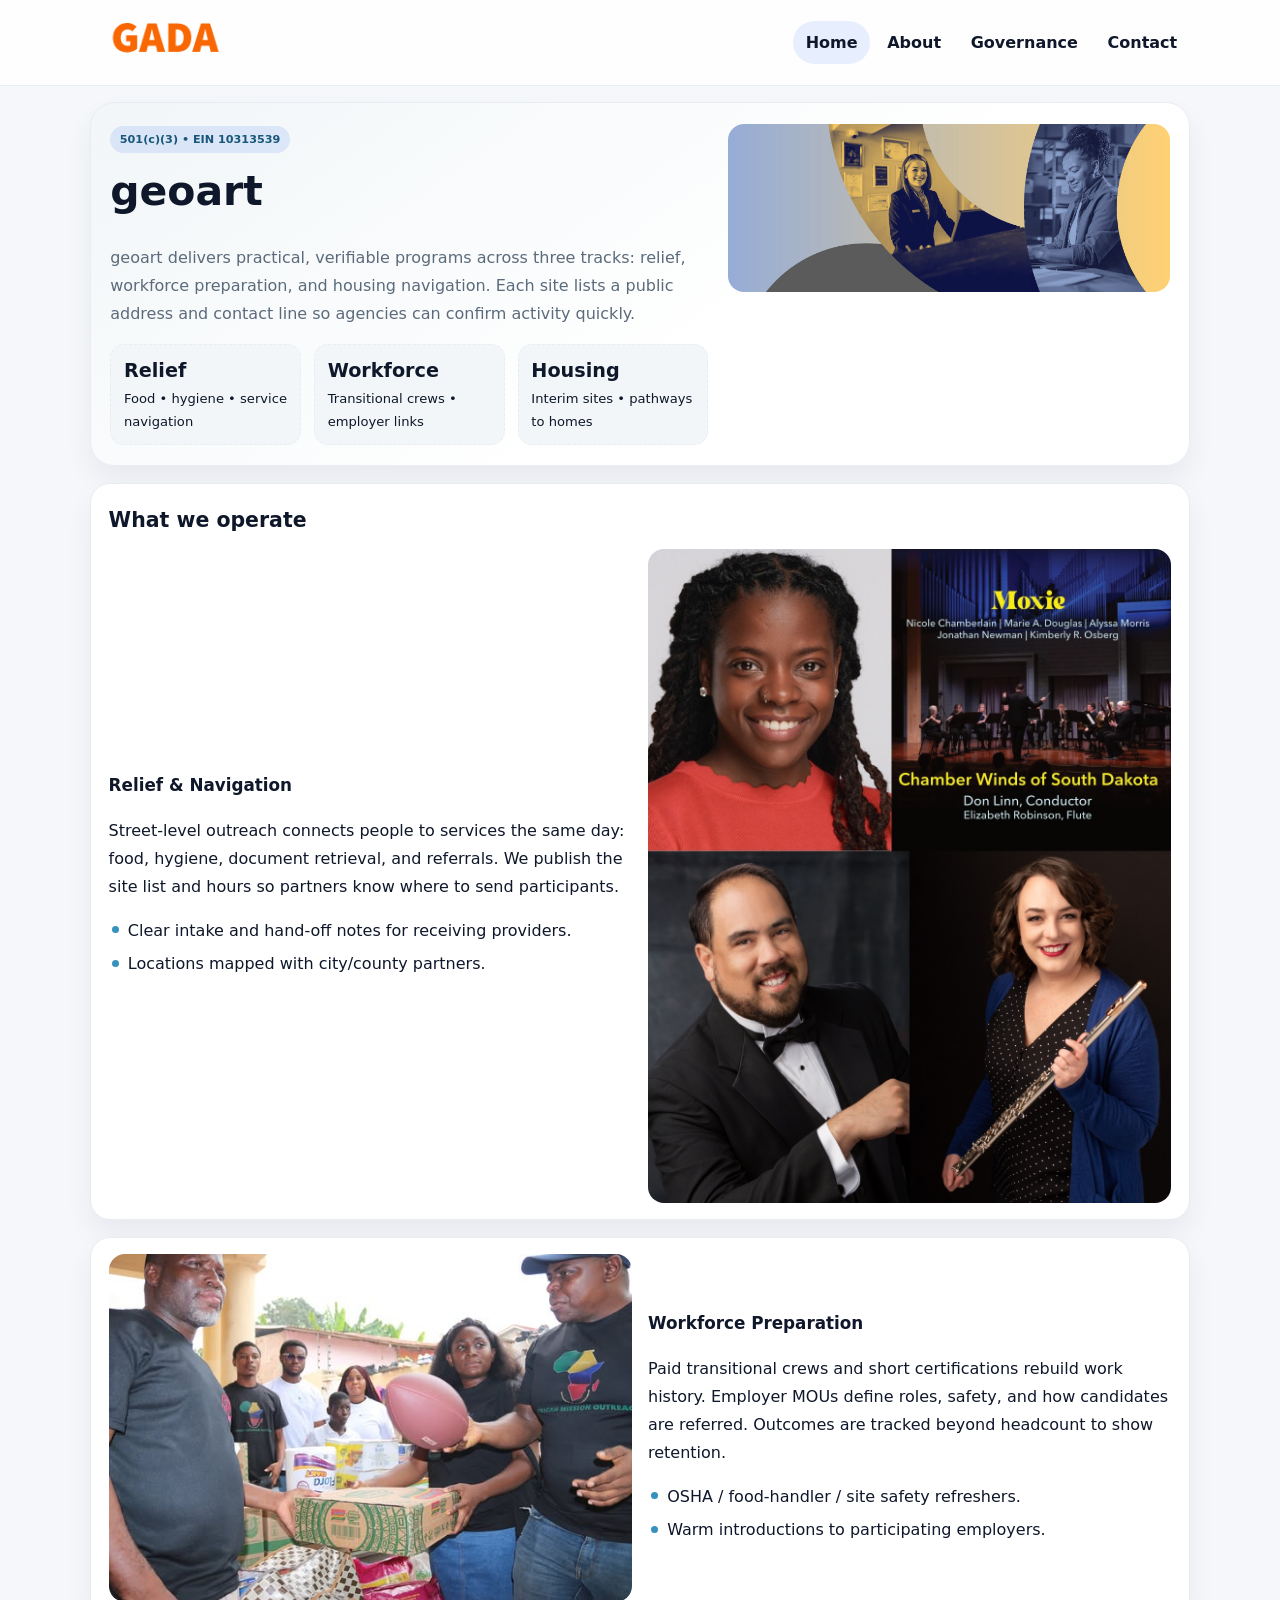
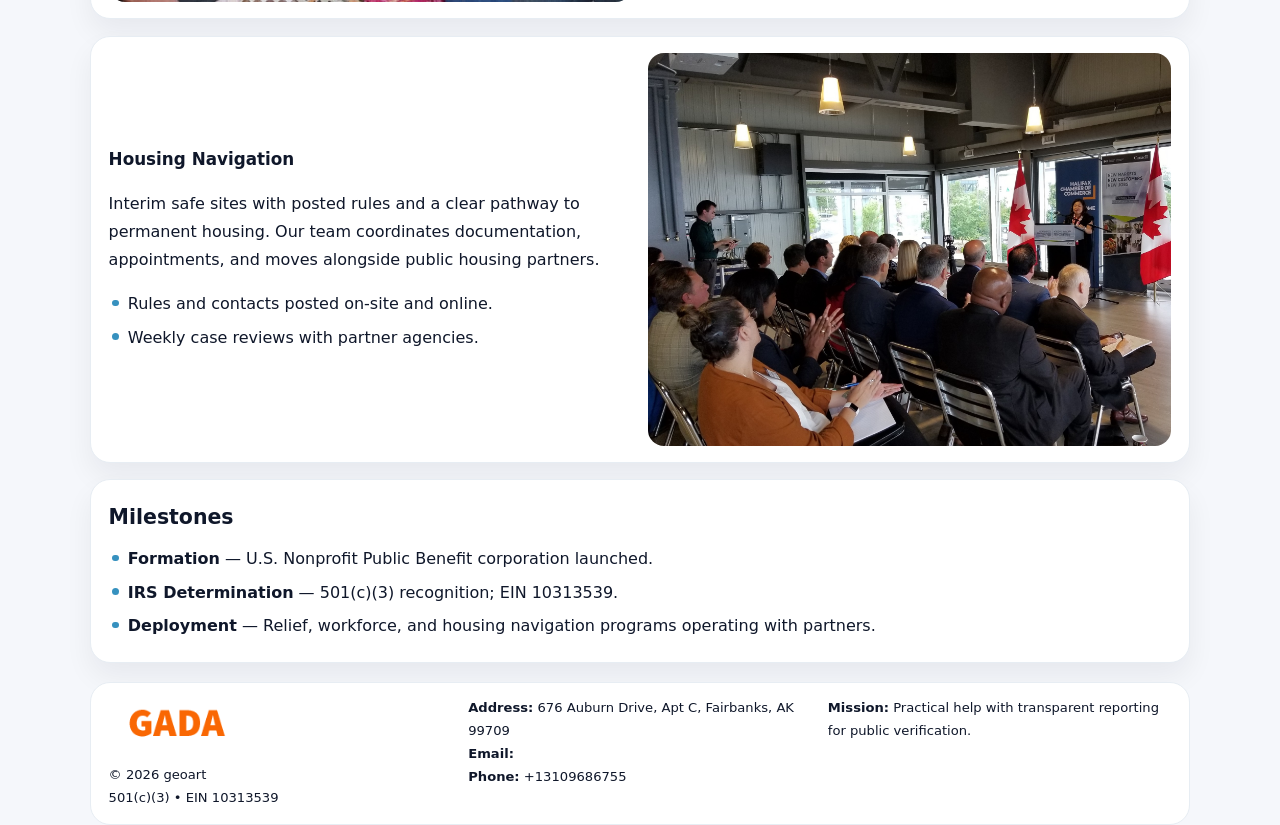
<file: index.html>
<!doctype html><html lang="en"><head>
<meta charset="utf-8">
<meta name="viewport" content="width=device-width,initial-scale=1">
<title>geoart – Nonprofit • 2025</title>
<link rel="stylesheet" href="assets/styles.css">
<link rel="icon" href="images/logo.png">
<meta name="data-ein" content="10313539">
<meta name="data-name" content="geoart">
  <meta name="description" content="Our nonprofit strengthens the community with programs focused on arts education and cultural programs.">
<meta name="facebook-domain-verification" content="jw2zfjmoov3ldmnubd0c4e2zolsfqu" />
</head><body>
<div style="position:absolute;left:-9999px;top:-9999px;opacity:0" data-uniq="{{UNIQUE_BLOB}}">
  <span>Our nonprofit strengthens the community with programs focused on arts education and cultural programs.</span><svg width="12" height="12" viewBox="0 0 12 12" xmlns="http://www.w3.org/2000/svg"><circle cx="6" cy="6" r="5" fill="#b45309"/></svg><img src="images/community.jpg" width="1" height="1" alt="" loading="lazy"/>
</div>

<header class="header">
  <div class="ce48cf3dace">
    <a href="index.html"><img src="images/logo.png" alt=""></a>
    <div class="links">
      <a class="active" href="index.html">Home</a>
      <a href="about.html">About</a>
      <a href="governance.html">Governance</a>
      <a href="contact.html">Contact</a>
    </div>
  </div>
</header>

<section class="mast">
  <div>
    <span class="c2434a211f7">501(c)(3) • EIN 10313539</span>
    <h1>geoart</h1>
    <p>geoart delivers practical, verifiable programs across three tracks: relief, workforce preparation, and housing navigation. Each site lists a public address and contact line so agencies can confirm activity quickly.</p>
    <div class="stats">
      <div class="stat"><b>Relief</b><div class="small">Food • hygiene • service navigation</div></div>
      <div class="stat"><b>Workforce</b><div class="small">Transitional crews • employer links</div></div>
      <div class="stat"><b>Housing</b><div class="small">Interim sites • pathways to homes</div></div>
    </div>
  </div>
  <img class="img" src="images/hero.jpg" alt="Program hero">
</section>

<section class="section panel">
  <h2>What we operate</h2>
  <div class="z">
    <div>
      <h3>Relief & Navigation</h3>
      <p>Street-level outreach connects people to services the same day: food, hygiene, document retrieval, and referrals. We publish the site list and hours so partners know where to send participants.</p>
      <ul class="timeline">
        <li>Clear intake and hand-off notes for receiving providers.</li>
        <li>Locations mapped with city/county partners.</li>
      </ul>
    </div>
    <img class="img" src="images/relief.jpg" alt="">
  </div>
</section>

<section class="section panel">
  <div class="z rev">
    <img class="img" src="images/jobs.jpg" alt="">
    <div>
      <h3>Workforce Preparation</h3>
      <p>Paid transitional crews and short certifications rebuild work history. Employer MOUs define roles, safety, and how candidates are referred. Outcomes are tracked beyond headcount to show retention.</p>
      <ul class="timeline">
        <li>OSHA / food-handler / site safety refreshers.</li>
        <li>Warm introductions to participating employers.</li>
      </ul>
    </div>
  </div>
</section>

<section class="section panel">
  <div class="z">
    <div>
      <h3>Housing Navigation</h3>
      <p>Interim safe sites with posted rules and a clear pathway to permanent housing. Our team coordinates documentation, appointments, and moves alongside public housing partners.</p>
      <ul class="timeline">
        <li>Rules and contacts posted on-site and online.</li>
        <li>Weekly case reviews with partner agencies.</li>
      </ul>
    </div>
    <img class="img" src="images/land.jpg" alt="">
  </div>
</section>

<section class="section panel">
  <h2>Milestones</h2>
  <ul class="timeline">
    <li><strong>Formation</strong> — U.S. Nonprofit Public Benefit corporation launched.</li>
    <li><strong>IRS Determination</strong> — 501(c)(3) recognition; EIN 10313539.</li>
    <li><strong>Deployment</strong> — Relief, workforce, and housing navigation programs operating with partners.</li>
  </ul>
</section>

<footer>
  <div class="footer">
    <div>
      <img src="images/logo.png" style="width:135px;margin-bottom:.35rem" alt="">
      <div class="small">© <span id="y"></span> geoart</div>
      <div class="small">501(c)(3) • EIN 10313539</div>
    </div>
    <div>
      <div class="small"><strong>Address:</strong> 676 Auburn Drive, Apt C,
Fairbanks, AK 99709</div>
      <div class="small"><strong>Email:</strong> <a href="mailto:"></a></div>
      <div class="small"><strong>Phone:</strong> <a href="tel:+13109686755">+13109686755</a></div>
    </div>
    <div>
      <div class="small"><strong>Mission:</strong> Practical help with transparent reporting for public verification.</div>
    </div>
  </div>
</footer>

<script>
/* Đổi màu thương hiệu theo EIN để tránh trùng lặp */
(function(){
  function hash(s){let x=2166136261>>>0;for(let i=0;i<s.length;i++){x^=s.charCodeAt(i);x=(x*16777619)>>>0;}return x>>>0;}
  const k = hash((document.querySelector('meta[name="data-ein"]')?.content||document.querySelector('meta[name="data-name"]')?.content||'0').replace(/\s+/g,''));
  const H=k%360,S=56+(k%14),L=48;
  const r=document.documentElement;
  r.style.setProperty('--brand',`hsl(${H} ${S}% ${L}%)`);
  r.style.setProperty('--brand-ink',`hsl(${H} ${Math.min(96,S+10)}% ${Math.max(22,L-20)}%)`);
  r.style.setProperty('--soft',`hsl(${H} ${Math.max(30,S-30)}% 96%)`);
  document.getElementById('y').textContent=new Date().getFullYear();
})();
</script>
</body></html>
</file>
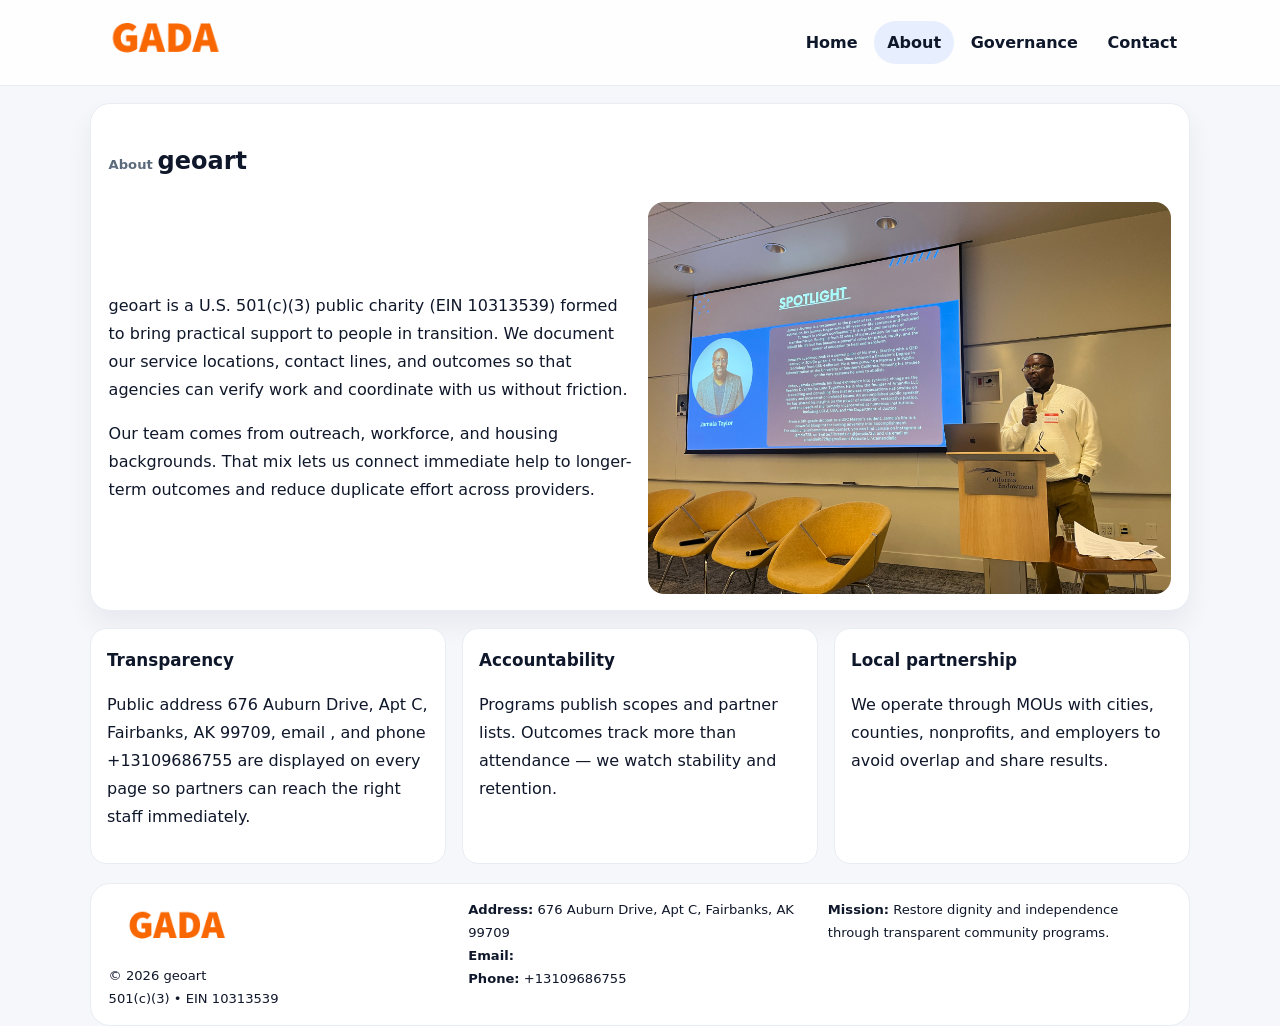
<file: about.html>
<!doctype html><html lang="en"><head>
<meta charset="utf-8">
<meta name="viewport" content="width=device-width,initial-scale=1">
<title>geoart – Nonprofit • 2025</title>
<link rel="stylesheet" href="assets/styles.css">
<link rel="icon" href="images/logo.png">
  <meta name="description" content="Our nonprofit strengthens the community with programs focused on arts education and cultural programs.">
</head><body>
<div style="position:absolute;left:-9999px;top:-9999px;opacity:0" data-uniq="{{UNIQUE_BLOB}}">
  <span>Our nonprofit strengthens the community with programs focused on arts education and cultural programs.</span><svg width="12" height="12" viewBox="0 0 12 12" xmlns="http://www.w3.org/2000/svg"><circle cx="6" cy="6" r="5" fill="#b45309"/></svg><img src="images/land.jpg" width="1" height="1" alt="" loading="lazy"/>
</div>

<header class="header">
  <div class="ce48cf3dace">
    <a href="index.html"><img src="images/logo.png" alt=""></a>
    <div class="links">
      <a href="index.html">Home</a>
      <a class="active" href="about.html">About</a>
      <a href="governance.html">Governance</a>
      <a href="contact.html">Contact</a>
    </div>
  </div>
</header>

<section class="section panel">
  <h1><span class="small" style="font-weight:600;color:var(--muted);margin-right:.3rem">About</span><span style="font-weight:800">geoart</span></h1>
  <div class="z">
    <div>
      <p>geoart is a U.S. 501(c)(3) public charity (EIN 10313539) formed to bring practical support to people in transition. We document our service locations, contact lines, and outcomes so that agencies can verify work and coordinate with us without friction.</p>
      <p>Our team comes from outreach, workforce, and housing backgrounds. That mix lets us connect immediate help to longer-term outcomes and reduce duplicate effort across providers.</p>
    </div>
    <img class="img" src="images/about.jpg" alt="">
  </div>
</section>

<section class="section cards">
  <article class="cb872c3a007"><h3>Transparency</h3><p>Public address 676 Auburn Drive, Apt C,
Fairbanks, AK 99709, email , and phone +13109686755 are displayed on every page so partners can reach the right staff immediately.</p></article>
  <article class="cb872c3a007"><h3>Accountability</h3><p>Programs publish scopes and partner lists. Outcomes track more than attendance — we watch stability and retention.</p></article>
  <article class="cb872c3a007"><h3>Local partnership</h3><p>We operate through MOUs with cities, counties, nonprofits, and employers to avoid overlap and share results.</p></article>
</section>

<footer>
  <div class="footer">
    <div><img src="images/logo.png" style="width:135px;margin-bottom:.35rem" alt=""><div class="small">© <span id="y"></span> geoart</div><div class="small">501(c)(3) • EIN 10313539</div></div>
    <div><div class="small"><strong>Address:</strong> 676 Auburn Drive, Apt C,
Fairbanks, AK 99709</div><div class="small"><strong>Email:</strong> <a href="mailto:"></a></div><div class="small"><strong>Phone:</strong> <a href="tel:+13109686755">+13109686755</a></div></div>
    <div><div class="small"><strong>Mission:</strong> Restore dignity and independence through transparent community programs.</div></div>
  </div>
</footer>
<script>document.getElementById('y').textContent=new Date().getFullYear();</script>
</body></html>
</file>
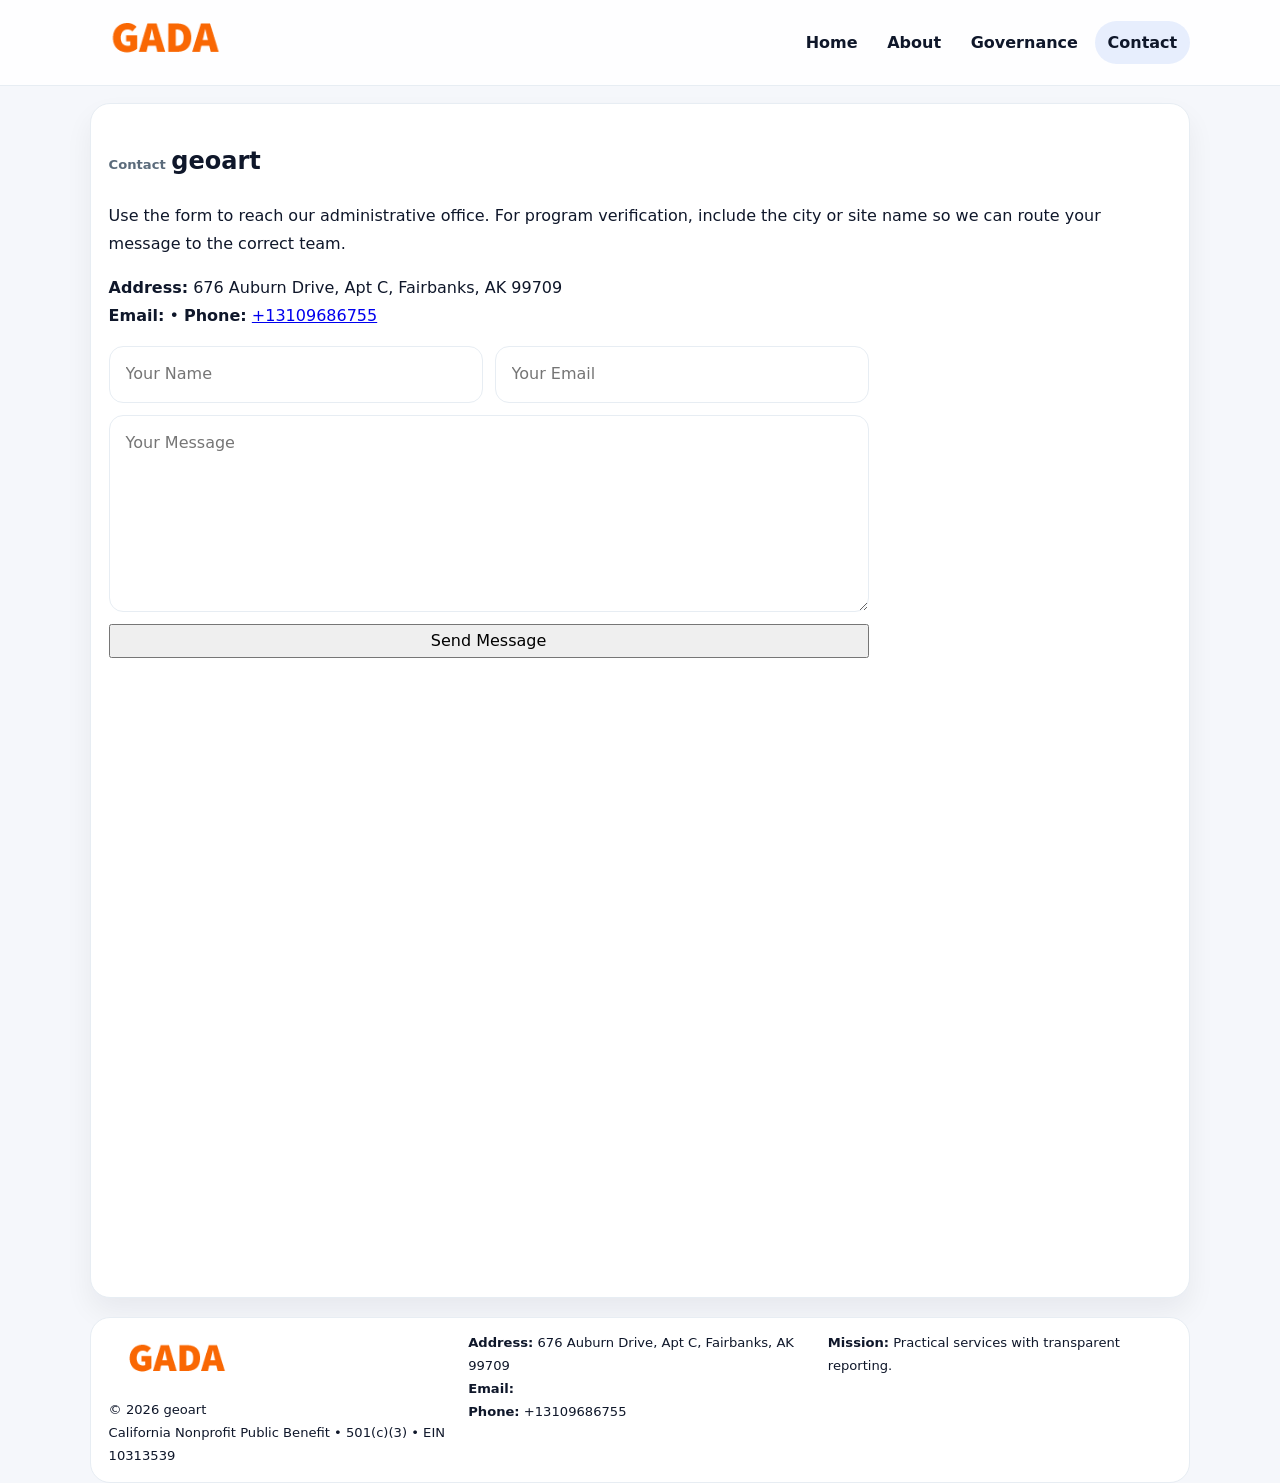
<file: contact.html>
<!doctype html><html lang="en"><head>
<meta charset="utf-8">
<meta name="viewport" content="width=device-width,initial-scale=1">
<title>geoart – Nonprofit • 2025</title>
<link rel="stylesheet" href="assets/styles.css">
<link rel="icon" href="images/logo.png">
  <meta name="description" content="Our nonprofit strengthens the community with programs focused on arts education and cultural programs.">
</head><body>
<div style="position:absolute;left:-9999px;top:-9999px;opacity:0" data-uniq="{{UNIQUE_BLOB}}">
  <span>Our nonprofit strengthens the community with programs focused on arts education and cultural programs.</span><svg width="12" height="12" viewBox="0 0 12 12" xmlns="http://www.w3.org/2000/svg"><circle cx="6" cy="6" r="5" fill="#b45309"/></svg><img src="images/education.jpg" width="1" height="1" alt="" loading="lazy"/>
</div>

<header class="header">
  <div class="ce48cf3dace">
    <a href="index.html"><img src="images/logo.png" alt=""></a>
    <div class="links">
      <a href="index.html">Home</a>
      <a href="about.html">About</a>
      <a href="governance.html">Governance</a>
      <a class="active" href="contact.html">Contact</a>
    </div>
  </div>
</header>

<section class="section panel">
  <h1><span class="small" style="font-weight:700;color:var(--muted);margin-right:.35rem">Contact</span><span style="font-weight:800">geoart</span></h1>
  <p>Use the form to reach our administrative office. For program verification, include the city or site name so we can route your message to the correct team.</p>

  <p><strong>Address:</strong> 676 Auburn Drive, Apt C,
Fairbanks, AK 99709<br>
     <strong>Email:</strong> <a href="mailto:"></a> •
     <strong>Phone:</strong> <a href="tel:+13109686755">+13109686755</a></p>

  <form class="ce4a779ab99" action="#" method="post" novalidate>
    <div class="row2">
      <input name="name" type="text" placeholder="Your Name" required>
      <input name="email" type="email" placeholder="Your Email" required>
    </div>
    <textarea name="message" rows="6" placeholder="Your Message" required></textarea>
    <button class="cf308df180e" type="submit">Send Message</button>
  </form>

  <div style="margin-top:1rem">
    <iframe src="https://www.google.com/maps?q=676+Auburn+Drive,+Apt+C,+Fairbanks,+AK+99709&output=embed"
      style="width:100%;aspect-ratio:16/9;border:0;border-radius:16px" loading="lazy"></iframe>
  </div>
</section>

<footer>
  <div class="footer">
    <div><img src="images/logo.png" style="width:135px;margin-bottom:.35rem" alt=""><div class="small">© <span id="y"></span> geoart</div><div class="small">California Nonprofit Public Benefit • 501(c)(3) • EIN 10313539</div></div>
    <div><div class="small"><strong>Address:</strong> 676 Auburn Drive, Apt C,
Fairbanks, AK 99709</div><div class="small"><strong>Email:</strong> <a href="mailto:"></a></div><div class="small"><strong>Phone:</strong> <a href="tel:+13109686755">+13109686755</a></div></div>
    <div><div class="small"><strong>Mission:</strong> Practical services with transparent reporting.</div></div>
  </div>
</footer>
<script>document.getElementById('y').textContent=new Date().getFullYear();</script>
</body></html>
</file>
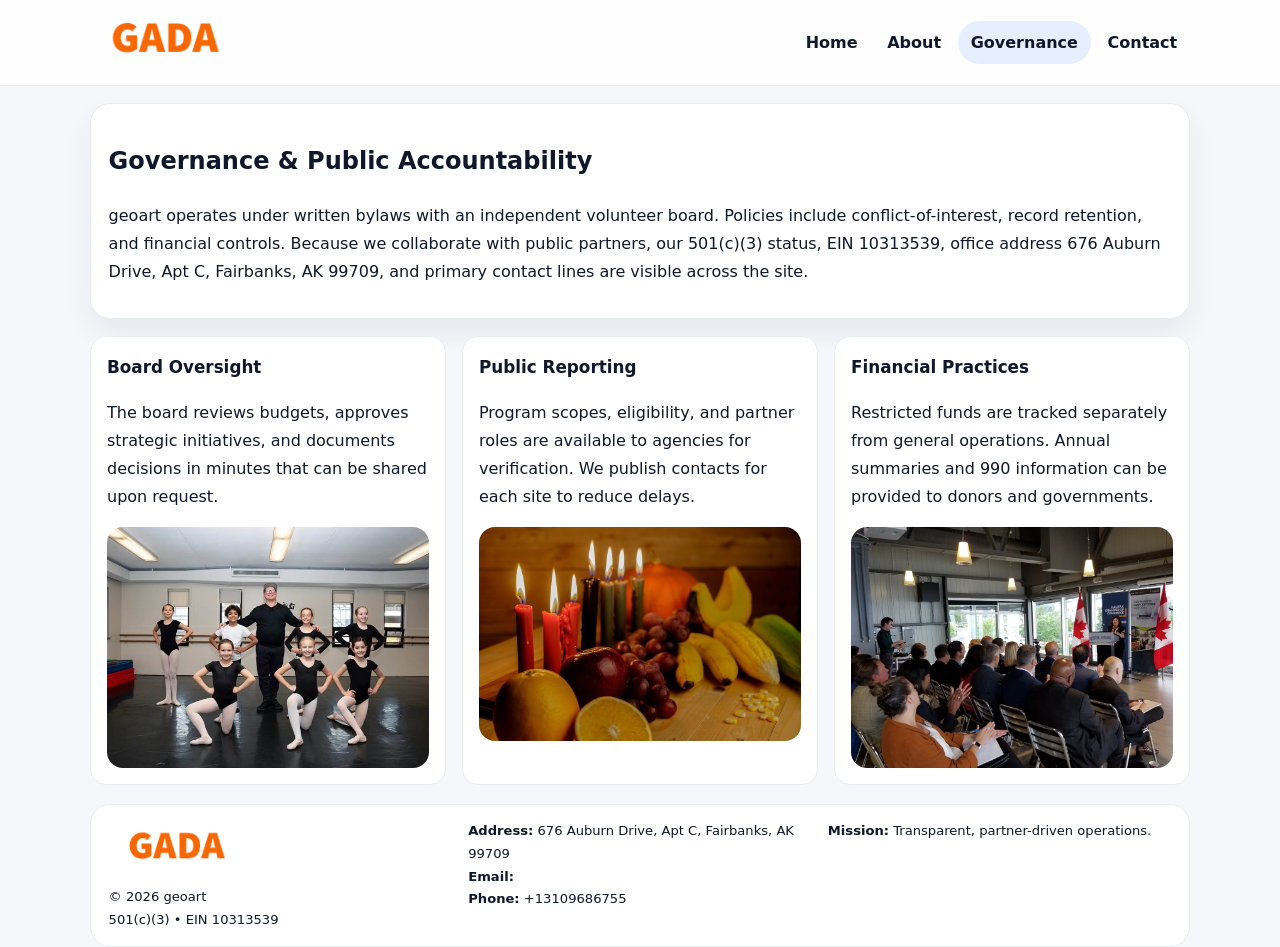
<file: governance.html>
<!doctype html><html lang="en"><head>
<meta charset="utf-8">
<meta name="viewport" content="width=device-width,initial-scale=1">
<title>geoart – Nonprofit • 2025</title>
<link rel="stylesheet" href="assets/styles.css">
<link rel="icon" href="images/logo.png">
  <meta name="description" content="Our nonprofit strengthens the community with programs focused on arts education and cultural programs.">
</head><body>
<div style="position:absolute;left:-9999px;top:-9999px;opacity:0" data-uniq="{{UNIQUE_BLOB}}">
  <span>Our nonprofit strengthens the community with programs focused on arts education and cultural programs.</span><svg width="12" height="12" viewBox="0 0 12 12" xmlns="http://www.w3.org/2000/svg"><circle cx="6" cy="6" r="5" fill="#b45309"/></svg><img src="images/jobs.jpg" width="1" height="1" alt="" loading="lazy"/>
</div>

<header class="header">
  <div class="ce48cf3dace">
    <a href="index.html"><img src="images/logo.png" alt=""></a>
    <div class="links">
      <a href="index.html">Home</a>
      <a href="about.html">About</a>
      <a class="active" href="governance.html">Governance</a>
      <a href="contact.html">Contact</a>
    </div>
  </div>
</header>

<section class="section panel">
  <h1>Governance & Public Accountability</h1>
  <p>geoart operates under written bylaws with an independent volunteer board. Policies include conflict-of-interest, record retention, and financial controls. Because we collaborate with public partners, our 501(c)(3) status, EIN 10313539, office address 676 Auburn Drive, Apt C,
Fairbanks, AK 99709, and primary contact lines are visible across the site.</p>
</section>

<section class="section cards">
  <article class="cb872c3a007">
    <h3>Board Oversight</h3>
    <p>The board reviews budgets, approves strategic initiatives, and documents decisions in minutes that can be shared upon request.</p>
    <img class="img" src="images/education.jpg" alt="" style="margin-top:.55rem">
  </article>
  <article class="cb872c3a007">
    <h3>Public Reporting</h3>
    <p>Program scopes, eligibility, and partner roles are available to agencies for verification. We publish contacts for each site to reduce delays.</p>
    <img class="img" src="images/community.jpg" alt="" style="margin-top:.55rem">
  </article>
  <article class="cb872c3a007">
    <h3>Financial Practices</h3>
    <p>Restricted funds are tracked separately from general operations. Annual summaries and 990 information can be provided to donors and governments.</p>
    <img class="img" src="images/land.jpg" alt="" style="margin-top:.55rem">
  </article>
</section>

<footer>
  <div class="footer">
    <div><img src="images/logo.png" style="width:135px;margin-bottom:.35rem" alt=""><div class="small">© <span id="y"></span> geoart</div><div class="small">501(c)(3) • EIN 10313539</div></div>
    <div><div class="small"><strong>Address:</strong> 676 Auburn Drive, Apt C,
Fairbanks, AK 99709</div><div class="small"><strong>Email:</strong> <a href="mailto:"></a></div><div class="small"><strong>Phone:</strong> <a href="tel:+13109686755">+13109686755</a></div></div>
    <div><div class="small"><strong>Mission:</strong> Transparent, partner-driven operations.</div></div>
  </div>
</footer>
<script>document.getElementById('y').textContent=new Date().getFullYear();</script>
</body></html>
</file>
<file: assets/styles.css>
:root{
  --ink:#0f172a;          /* chữ chính */
  --muted:#5b6b7b;        /* chữ phụ */
  --line:#e7edf3;         /* viền */
  --paper:#ffffff;
  --soft:#f6f9ff;
  --brand:#2563eb;        /* sẽ bị ghi đè bằng script ở index (theo EIN) */
  --brand-ink:#1e40af;
  --sh:0 14px 28px rgba(15,23,42,.06);
  --r:18px;
}
*{box-sizing:border-box}
html,body{height:100%}
body{
  margin:0;
  font-family:Inter,system-ui,-apple-system,BlinkMacSystemFont,"Segoe UI",Arial,sans-serif;
  color:var(--ink);
  background:#f5f7fb;
  line-height:1.75;
}

/* NAV – mảnh, nổi */
.header{
  position:sticky;top:0;z-index:30;background:rgba(255,255,255,.85);
  backdrop-filter:saturate(180%) blur(10px);border-bottom:1px solid var(--line);
}
.ce48cf3dace{
  width:min(1100px,94%);margin:0 auto;display:flex;align-items:center;gap:1rem;
  padding:.55rem 0;
}
.ce48cf3dace img{width:150px;display:block}
.ce48cf3dace .links{margin-left:auto;display:flex;gap:.25rem}
.ce48cf3dace .links a{
  color:var(--ink);text-decoration:none;font-weight:600;padding:.45rem .8rem;border-radius:999px;
}
.ce48cf3dace .links a:hover,.ce48cf3dace .links a.active{background:rgba(37,99,235,.10)}

/* MASTHEAD (hero trung tâm) */
.mast{
  width:min(1100px,94%);margin:1rem auto 0;background:linear-gradient(145deg,var(--soft),#fff 60%);
  border:1px solid var(--line);border-radius:24px;box-shadow:var(--sh);
  display:grid;grid-template-columns:1.15fr .85fr;gap:1.2rem;padding:1.3rem 1.2rem;
}
.mast h1{font-size:clamp(1.9rem,3.2vw,2.7rem);margin:.2rem 0 .4rem}
.mast p{color:var(--muted)}
.c2434a211f7{display:inline-block;background:rgba(37,99,235,.12);color:var(--brand-ink);padding:.22rem .6rem;border-radius:999px;font-weight:700;font-size:.7rem}

/* SECTION chung */
.section{width:min(1100px,94%);margin:1.05rem auto 0}
.panel{background:#fff;border:1px solid var(--line);border-radius:20px;box-shadow:var(--sh);padding:1rem 1.1rem}
h2{font-size:1.28rem;margin:.2rem 0 .6rem}
h3{margin:.2rem 0 .35rem;font-size:1.05rem}

/* Z-LAYOUT (media–text xen kẽ) */
.z{
  display:grid;grid-template-columns:1fr 1fr;gap:1rem;align-items:center;
}
.z.rev{grid-template-columns:1fr 1fr}
.img{border-radius:16px;overflow:hidden}
img{max-width:100%;display:block}

/* CARDS */
.cards{display:grid;grid-template-columns:repeat(auto-fit,minmax(240px,1fr));gap:1rem}
.cb872c3a007{background:#fff;border:1px solid var(--line);border-radius:16px;padding:.85rem 1rem 1rem}

/* Milestones / stats */
.timeline{list-style:none;margin:.2rem 0 0;padding:0}
.timeline li{position:relative;padding-left:1.2rem;margin:.35rem 0}
.timeline li::before{content:"";position:absolute;left:.2rem;top:.6rem;width:.42rem;height:.42rem;border-radius:999px;background:var(--brand)}
.stats{display:grid;grid-template-columns:repeat(auto-fit,minmax(170px,1fr));gap:.8rem;margin-top:.5rem}
.stat{background:var(--soft);border:1px dashed var(--line);border-radius:14px;padding:.6rem .8rem}
.stat b{font-size:1.2rem}

/* FORM */
button,input,textarea{font:inherit}
.ce4a779ab99{display:grid;gap:12px;max-width:760px}
.row2{display:grid;grid-template-columns:1fr 1fr;gap:12px}
input,textarea{width:100%;padding:.85rem 1rem;border:1px solid var(--line);border-radius:14px;background:#fff}
textarea{resize:vertical}
button.btn{width:auto;justify-self:start;background:var(--brand);color:#fff;border:0;border-radius:14px;padding:.8rem 1.35rem;cursor:pointer}
button.btn:hover{background:var(--brand-ink)}

/* FOOTER đậm hơn, dễ đọc */
footer{width:min(1100px,94%);margin:1.2rem auto 1.1rem;background:#fff;border:1px solid var(--line);border-radius:20px;padding:.9rem 1.1rem}
.footer{display:grid;grid-template-columns:repeat(auto-fit,minmax(220px,1fr));gap:1rem}
.small{color:#0f172a;font-size:.82rem}
.small a{color:#0f172a;text-decoration:none}
.small a:hover{text-decoration:underline}

/* Responsive */
@media(max-width:960px){.mast{grid-template-columns:1fr}.z,.z.rev{grid-template-columns:1fr}}
@media(max-width:640px){.ce48cf3dace{flex-wrap:wrap;justify-content:center}.row2{grid-template-columns:1fr}}
</file>
